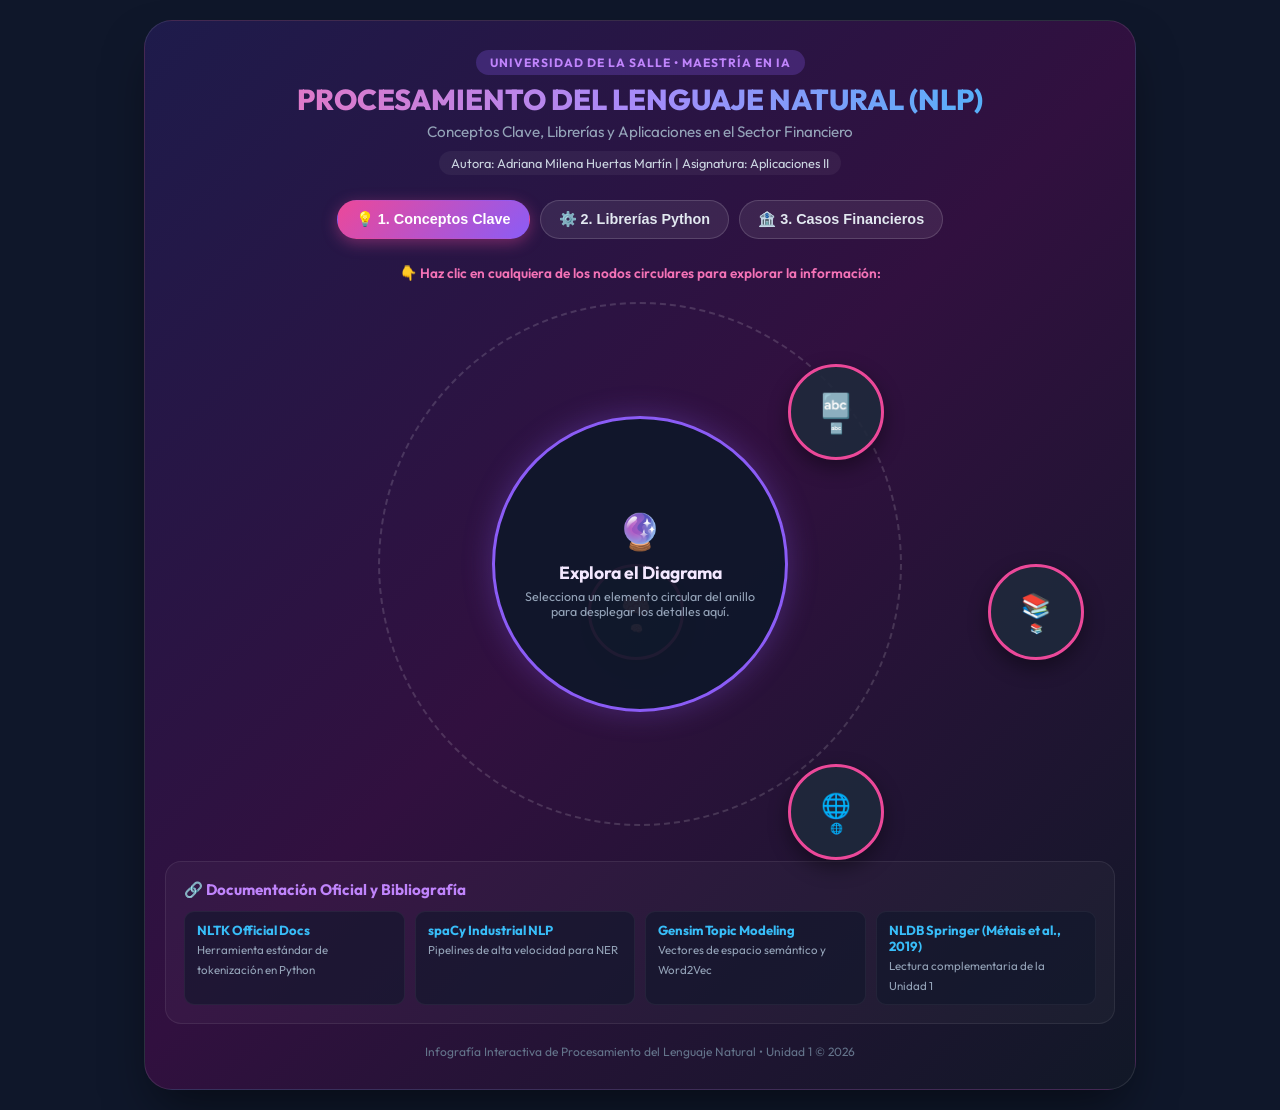
<file: index.html>
<!DOCTYPE html>
<html lang="es">
<head>
  <meta charset="UTF-8">
  <meta name="viewport" content="width=device-width, initial-scale=1.0">
  <title>Infografía Circular Interactiva - NLP en Finanzas</title>
  <link rel="stylesheet" href="style.css">
  <script src="script.js" defer></script>
</head>
<body>

  <div class="infographic-container">
    
    <!-- ENCABEZADO -->
    <header class="main-header">
      <span class="badge">UNIVERSIDAD DE LA SALLE • MAESTRÍA EN IA</span>
      <h1>PROCESAMIENTO DEL LENGUAJE NATURAL (NLP)</h1>
      <p>Conceptos Clave, Librerías y Aplicaciones en el Sector Financiero</p>
      <div class="author-tag">Autora: Adriana Milena Huertas Martín | Asignatura: Aplicaciones II</div>
    </header>

    <!-- NAVEGACIÓN DE SECCIONES -->
    <nav class="category-nav">
      <button class="nav-btn active" onclick="switchCategory('conceptos', this)">💡 1. Conceptos Clave</button>
      <button class="nav-btn" onclick="switchCategory('librerias', this)">⚙️ 2. Librerías Python</button>
      <button class="nav-btn" onclick="switchCategory('aplicaciones', this)">🏦 3. Casos Financieros</button>
    </nav>

    <!-- RUEDA INTERACTIVA ESTILO CANVA (DIAGRAMA CIRCULAR) -->
    <div class="wheel-section">
      <p class="instruction-text">👇 Haz clic en cualquiera de los nodos circulares para explorar la información:</p>

      <div class="circle-diagram">
        <!-- NÚCLEO CENTRAL (MUESTRA LA INFORMACIÓN AL OPRIMIR UN NODO) -->
        <div class="center-core" id="core-display">
          <div class="core-placeholder">
            <span class="core-icon">🔮</span>
            <h3>Explora el Diagrama</h3>
            <p>Selecciona un elemento circular del anillo para desplegar los detalles aquí.</p>
          </div>
        </div>

        <!-- NODOS CIRCULARES ALREDEDOR (POSICIONADOS EN CÍRCULO) -->
        <div class="nodes-container" id="nodes-wrapper">
          <!-- Generado dinámicamente desde JS -->
        </div>
      </div>
    </div>

    <!-- BLOQUE DE RECURSOS Y DOCUMENTACIÓN (REQUISITO RÚBRICA) -->
    <section class="resources-section">
      <h3>🔗 Documentación Oficial y Bibliografía</h3>
      <div class="resources-grid">
        <a href="https://www.nltk.org/" target="_blank" class="res-card">
          <strong>NLTK Official Docs</strong>
          <small>Herramienta estándar de tokenización en Python</small>
        </a>
        <a href="https://spacy.io/" target="_blank" class="res-card">
          <strong>spaCy Industrial NLP</strong>
          <small>Pipelines de alta velocidad para NER</small>
        </a>
        <a href="https://radimrehurek.com/gensim/" target="_blank" class="res-card">
          <strong>Gensim Topic Modeling</strong>
          <small>Vectores de espacio semántico y Word2Vec</small>
        </a>
        <a href="https://link.springer.com/book/10.1007/978-3-030-22802-6" target="_blank" class="res-card">
          <strong>NLDB Springer (Métais et al., 2019)</strong>
          <small>Lectura complementaria de la Unidad 1</small>
        </a>
      </div>
    </section>

    <footer>
      Infografía Interactiva de Procesamiento del Lenguaje Natural • Unidad 1 © 2026
    </footer>

  </div>

</body>
</html>
</file>
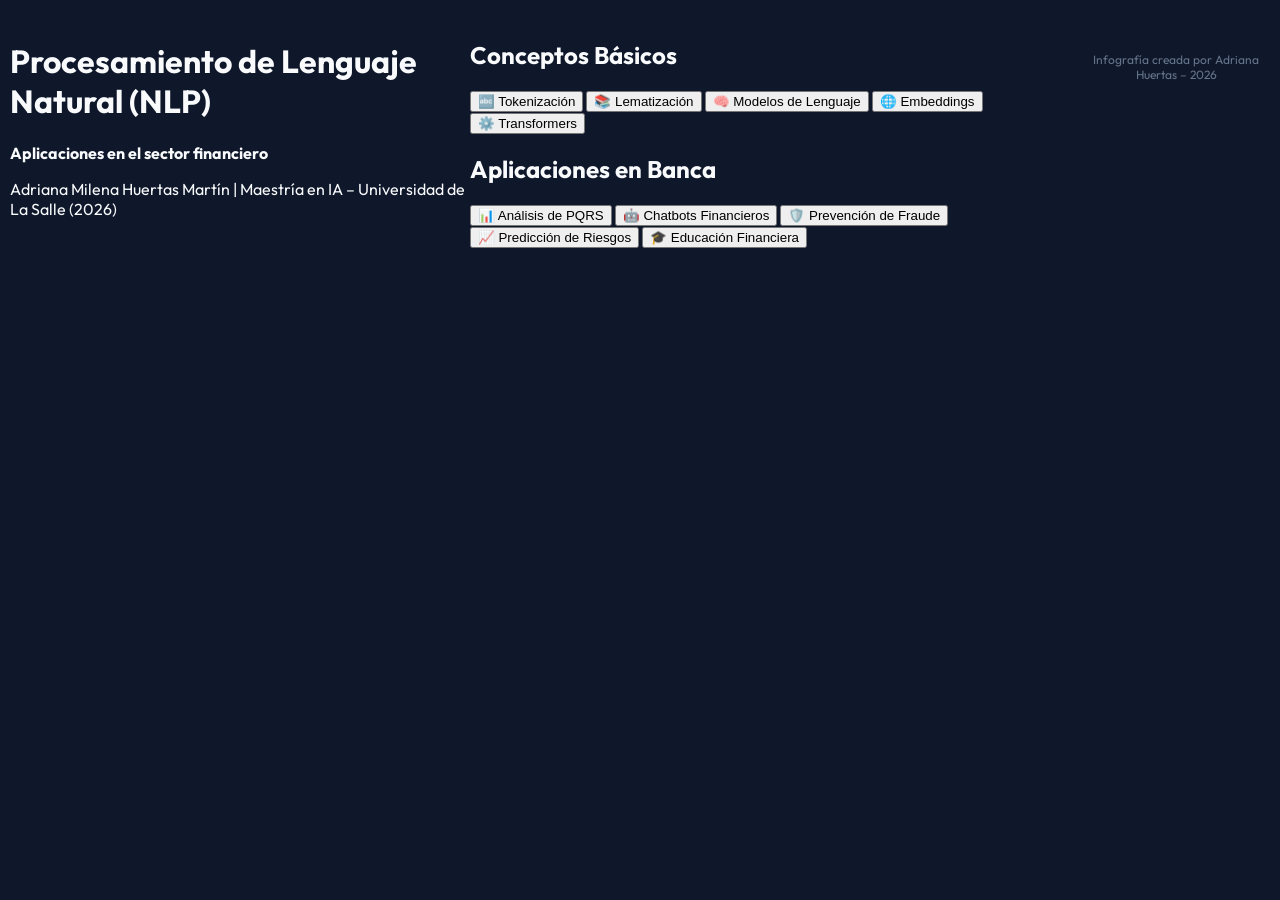
<file: index .html>
<!DOCTYPE html>
<html lang="es">
<head>
  <meta charset="UTF-8">
  <meta name="viewport" content="width=device-width, initial-scale=1.0">
  <title>Infografía NLP en Finanzas - Adriana Huertas</title>
  <link rel="stylesheet" href="style.css">
  <script src="script.js" defer></script>
</head>
<body>
  <header>
    <h1>Procesamiento de Lenguaje Natural (NLP)</h1>
    <p><strong>Aplicaciones en el sector financiero</strong></p>
    <p class="subtext">Adriana Milena Huertas Martín | Maestría en IA – Universidad de La Salle (2026)</p>
  </header>

  <main class="container">
    <section>
      <h2>Conceptos Básicos</h2>
      <div class="grid-buttons">
        <button class="card-btn" onclick="toggleConcepto('concepto1', this)">🔤 Tokenización</button>
        <button class="card-btn" onclick="toggleConcepto('concepto2', this)">📚 Lematización</button>
        <button class="card-btn" onclick="toggleConcepto('concepto3', this)">🧠 Modelos de Lenguaje</button>
        <button class="card-btn" onclick="toggleConcepto('concepto4', this)">🌐 Embeddings</button>
        <button class="card-btn" onclick="toggleConcepto('concepto5', this)">⚙️ Transformers</button>
      </div>

      <div id="concepto1" class="concepto-box"></div>
      <div id="concepto2" class="concepto-box"></div>
      <div id="concepto3" class="concepto-box"></div>
      <div id="concepto4" class="concepto-box"></div>
      <div id="concepto5" class="concepto-box"></div>
    </section>

    <section>
      <h2>Aplicaciones en Banca</h2>
      <div class="grid-buttons">
        <button class="card-btn" onclick="toggleConcepto('aplicacion1', this)">📊 Análisis de PQRS</button>
        <button class="card-btn" onclick="toggleConcepto('aplicacion2', this)">🤖 Chatbots Financieros</button>
        <button class="card-btn" onclick="toggleConcepto('aplicacion3', this)">🛡️ Prevención de Fraude</button>
        <button class="card-btn" onclick="toggleConcepto('aplicacion4', this)">📈 Predicción de Riesgos</button>
        <button class="card-btn" onclick="toggleConcepto('aplicacion5', this)">🎓 Educación Financiera</button>
      </div>

      <div id="aplicacion1" class="concepto-box"></div>
      <div id="aplicacion2" class="concepto-box"></div>
      <div id="aplicacion3" class="concepto-box"></div>
      <div id="aplicacion4" class="concepto-box"></div>
      <div id="aplicacion5" class="concepto-box"></div>
    </section>
  </main>

  <footer>
    <p>Infografía creada por Adriana Huertas – 2026</p>
  </footer>
</body>
</html>
</file>
<file: style.css>
@import url('https://fonts.googleapis.com/css2?family=Outfit:wght@400;600;700;800&display=swap');

:root {
  --bg-gradient: linear-gradient(135deg, #1e1b4b, #31103f, #111827);
  --accent-purple: #8b5cf6;
  --accent-pink: #ec4899;
  --accent-cyan: #06b6d4;
  --accent-yellow: #f59e0b;
  --card-bg: rgba(255, 255, 255, 0.95);
}

body {
  font-family: 'Outfit', sans-serif;
  background: #0f172a;
  color: #f8fafc;
  margin: 0;
  padding: 20px 10px;
  display: flex;
  justify-content: center;
}

.infographic-container {
  max-width: 950px;
  width: 100%;
  background: var(--bg-gradient);
  border-radius: 28px;
  padding: 30px 20px;
  box-shadow: 0 25px 50px -12px rgba(0, 0, 0, 0.5);
  border: 1px solid rgba(255, 255, 255, 0.1);
}

/* ENCABEZADO */
.main-header {
  text-align: center;
  margin-bottom: 25px;
}

.badge {
  background: rgba(139, 92, 246, 0.25);
  color: #c084fc;
  font-size: 0.75rem;
  font-weight: 700;
  padding: 5px 14px;
  border-radius: 20px;
  letter-spacing: 1px;
}

.main-header h1 {
  font-size: 1.8rem;
  font-weight: 800;
  margin: 10px 0 5px;
  background: linear-gradient(to right, #f472b6, #a78bfa, #38bdf8);
  -webkit-background-clip: text;
  -webkit-text-fill-color: transparent;
}

.main-header p {
  font-size: 0.95rem;
  color: #94a3b8;
  margin: 0 0 10px;
}

.author-tag {
  font-size: 0.8rem;
  color: #cbd5e1;
  background: rgba(255, 255, 255, 0.05);
  display: inline-block;
  padding: 4px 12px;
  border-radius: 12px;
}

/* NAVEGACIÓN */
.category-nav {
  display: flex;
  justify-content: center;
  gap: 10px;
  margin-bottom: 25px;
  flex-wrap: wrap;
}

.nav-btn {
  background: rgba(255, 255, 255, 0.08);
  border: 1px solid rgba(255, 255, 255, 0.15);
  color: #e2e8f0;
  padding: 10px 18px;
  border-radius: 20px;
  font-weight: 600;
  font-size: 0.9rem;
  cursor: pointer;
  transition: all 0.3s ease;
}

.nav-btn:hover {
  background: rgba(255, 255, 255, 0.2);
}

.nav-btn.active {
  background: linear-gradient(135deg, #ec4899, #8b5cf6);
  border-color: transparent;
  color: white;
  box-shadow: 0 4px 15px rgba(236, 72, 153, 0.4);
}

/* RUEDA CIRCULAR (DIAGRAMA ESTILO IMAGEN) */
.wheel-section {
  text-align: center;
  margin-bottom: 35px;
}

.instruction-text {
  font-size: 0.85rem;
  color: #f472b6;
  margin-bottom: 20px;
  font-weight: 600;
}

.circle-diagram {
  position: relative;
  width: 520px;
  height: 520px;
  margin: 0 auto;
  border-radius: 50%;
  border: 2px dashed rgba(255, 255, 255, 0.15);
  display: flex;
  align-items: center;
  justify-content: center;
}

/* NÚCLEO CENTRAL DINÁMICO */
.center-core {
  width: 250px;
  height: 250px;
  background: rgba(15, 23, 42, 0.92);
  border: 3px solid #8b5cf6;
  border-radius: 50%;
  display: flex;
  align-items: center;
  justify-content: center;
  padding: 20px;
  box-shadow: 0 0 30px rgba(139, 92, 246, 0.3);
  z-index: 10;
  text-align: center;
  transition: all 0.4s ease;
}

.core-placeholder .core-icon {
  font-size: 2.2rem;
  display: block;
  margin-bottom: 8px;
}

.core-placeholder h3 {
  margin: 0 0 5px;
  font-size: 1.1rem;
  color: #f3e8ff;
}

.core-placeholder p {
  margin: 0;
  font-size: 0.78rem;
  color: #94a3b8;
}

.core-active-content h3 {
  margin: 0 0 6px;
  font-size: 1.05rem;
  color: #38bdf8;
}

.core-active-content p {
  margin: 0 0 8px;
  font-size: 0.78rem;
  color: #e2e8f0;
  line-height: 1.3;
}

.core-badge-box {
  background: rgba(236, 72, 153, 0.2);
  border: 1px solid #ec4899;
  border-radius: 8px;
  padding: 5px 8px;
  font-size: 0.72rem;
  color: #f472b6;
  font-weight: 600;
}

/* NODOS CIRCULARES ALREDEDOR */
.node-item {
  position: absolute;
  width: 90px;
  height: 90px;
  background: rgba(30, 41, 59, 0.9);
  border: 3px solid #ec4899;
  border-radius: 50%;
  display: flex;
  flex-direction: column;
  align-items: center;
  justify-content: center;
  cursor: pointer;
  transition: all 0.3s cubic-bezier(0.175, 0.885, 0.32, 1.275);
  box-shadow: 0 8px 20px rgba(0, 0, 0, 0.4);
}

.node-item:hover, .node-item.selected {
  transform: scale(1.18);
  border-color: #38bdf8;
  background: #312e81;
  box-shadow: 0 0 20px rgba(56, 189, 248, 0.6);
}

.node-icon { font-size: 1.5rem; }
.node-label {
  font-size: 0.65rem;
  font-weight: 700;
  color: white;
  text-align: center;
  padding: 0 4px;
  line-height: 1.1;
  margin-top: 3px;
}

/* RECURSOS Y BIBLIOGRAFÍA */
.resources-section {
  background: rgba(255, 255, 255, 0.03);
  border-radius: 16px;
  padding: 18px;
  border: 1px solid rgba(255, 255, 255, 0.08);
}

.resources-section h3 {
  margin: 0 0 12px;
  font-size: 0.95rem;
  color: #c084fc;
}

.resources-grid {
  display: grid;
  grid-template-columns: repeat(auto-fit, minmax(200px, 1fr));
  gap: 10px;
}

.res-card {
  background: rgba(15, 23, 42, 0.6);
  padding: 10px 12px;
  border-radius: 10px;
  text-decoration: none;
  color: #e2e8f0;
  border: 1px solid rgba(255, 255, 255, 0.05);
  transition: all 0.2s ease;
}

.res-card:hover {
  border-color: #f472b6;
  transform: translateY(-2px);
}

.res-card strong { display: block; font-size: 0.82rem; color: #38bdf8; }
.res-card small { font-size: 0.72rem; color: #94a3b8; }

footer {
  text-align: center;
  font-size: 0.75rem;
  color: #64748b;
  margin-top: 20px;
}

/* RESPONSIVO */
@media (max-width: 600px) {
  .circle-diagram { width: 340px; height: 340px; }
  .center-core { width: 170px; height: 170px; padding: 10px; }
  .node-item { width: 65px; height: 65px; }
  .node-icon { font-size: 1.1rem; }
  .node-label { font-size: 0.55rem; }
}
</file>
